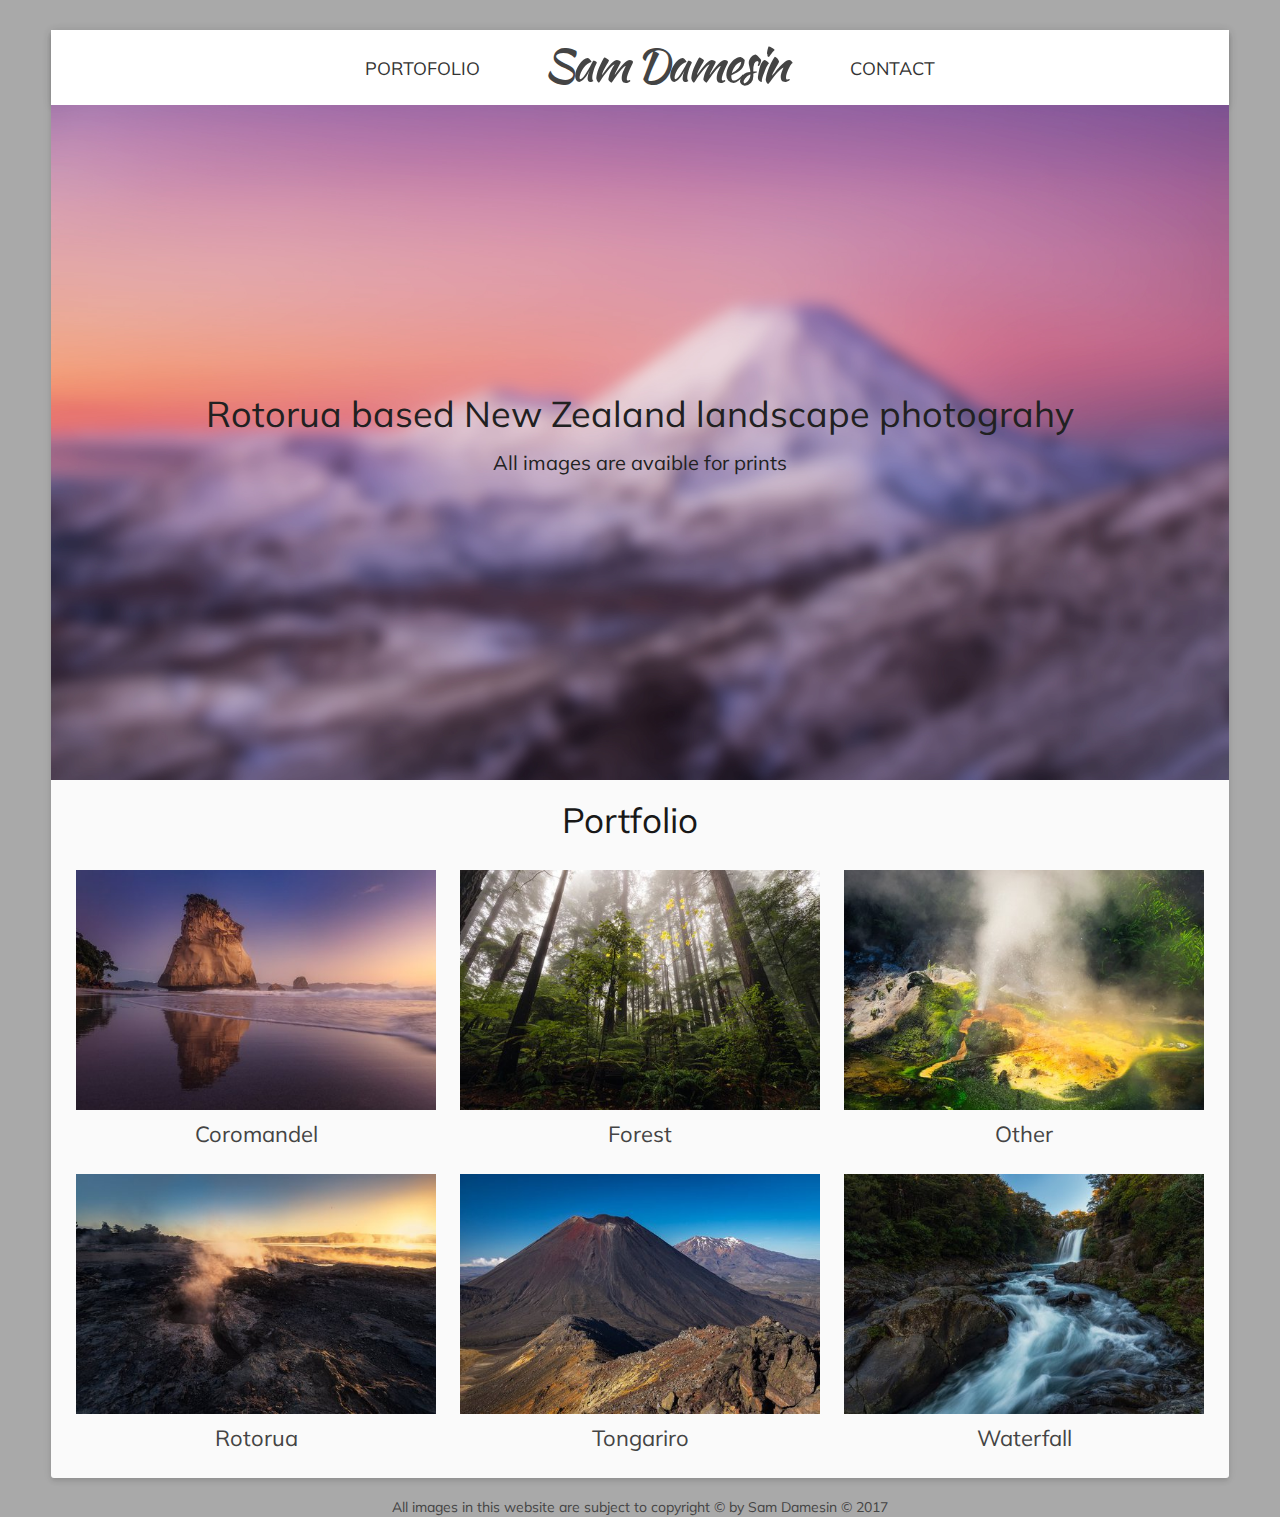
<file: index.html>
<!doctype html>
<html lang="en">
  <head>
    <meta charset="utf-8">
    <meta http-equiv="x-ua-compatible" content="ie=edge">

    <title>Sam Damesin</title>
    <meta name="description" content="">
    <meta name="author" content="Sam Damesin">
    <meta name="viewport" content="width=device-width">
    <link rel="stylesheet" href="static/css/base.css">
    <link rel="stylesheet" href="static/css/layout.css">
    <link rel="stylesheet" href="static/css/skeleton.css">
    <link rel="stylesheet" href="static/css/style.css">
    <link rel="stylesheet" href="static/css/colorbox.css">
    <link rel="stylesheet" href="static/css/justifiedGallery.min.css">
    <link href="https://fonts.googleapis.com/css?family=Muli:300,400,600" rel="stylesheet">
    <link href="https://fonts.googleapis.com/css?family=Caveat+Brush|Kaushan+Script|Leckerli+One|Yesteryear" rel="stylesheet">
    <link rel="stylesheet" href="https://fonts.googleapis.com/css?family=PT+Sans">
    <style>
      
    </style>
  </head>
  <body>
    <div class="ccontainer">
        <div class="sidebar">
          <nav id="menu">
            <ul>
              <li class="limenu"><a href="/index.html">Portofolio</a></li>
              <li class="titlemenu"><span class='capi'>S</span>am <span class='capi'>D</span>amesin</li>
              <li class="limenu"><a href="/contact.html">Contact</a></li>
            </ul>
          </nav>
      </div>
      <div class="main-hero">
        <div class="main-hero-text">
          <p>Rotorua based New Zealand landscape photograhy</p>
          <p class="sub-hero">All images are avaible for prints</p>
        </div>
      </div>
      <div class="fix-border">
      <div id="main" role="main" class="maingallery ctwelve ccolumns coffset-by-four">
        <header>
        <h2 class="solo">Portfolio</h2>
        </header>


  <header>
  </header>

  <div id="albums" class="row">
    
      <div class="three columns thumbnail
aalpha">
        <a href="Coromandel/">
          <img src="Coromandel/thumbnails/DSCF0426-1200jpg.jpg" class="album_thumb"
              alt="Coromandel" title="Coromandel" /></a>
        <span class="album_title">Coromandel</span>
      </div>
    
    
      <div class="three columns thumbnail
">
        <a href="Forest/">
          <img src="Forest/thumbnails/_DSC0633-1200.jpg" class="album_thumb"
              alt="Forest" title="Forest" /></a>
        <span class="album_title">Forest</span>
      </div>
    
    
      <div class="three columns thumbnail
">
        <a href="Other/">
          <img src="Other/thumbnails/DSCF7821-1200.jpg" class="album_thumb"
              alt="Other" title="Other" /></a>
        <span class="album_title">Other</span>
      </div>
    
    
      <div class="three columns thumbnail
aomega">
        <a href="Rotorua/">
          <img src="Rotorua/thumbnails/_DSC8393-1200.jpg" class="album_thumb"
              alt="Rotorua" title="Rotorua" /></a>
        <span class="album_title">Rotorua</span>
      </div>
    
    
      <div class="three columns thumbnail
aalpha">
        <a href="Tongariro/">
          <img src="Tongariro/thumbnails/DSCF9968-1200.jpg" class="album_thumb"
              alt="Tongariro" title="Tongariro" /></a>
        <span class="album_title">Tongariro</span>
      </div>
    
    
      <div class="three columns thumbnail
">
        <a href="Waterfall/">
          <img src="Waterfall/thumbnails/_DSC0493-1200.jpg" class="album_thumb"
              alt="Waterfall" title="Waterfall" /></a>
        <span class="album_title">Waterfall</span>
      </div>
    
  </div>


      </div>
      </div>
    </div>
    <footer>
      <p>All images in this website are subject to copyright © by Sam Damesin © 2017</p>
    </footer>
  </body>
</html>
</file>
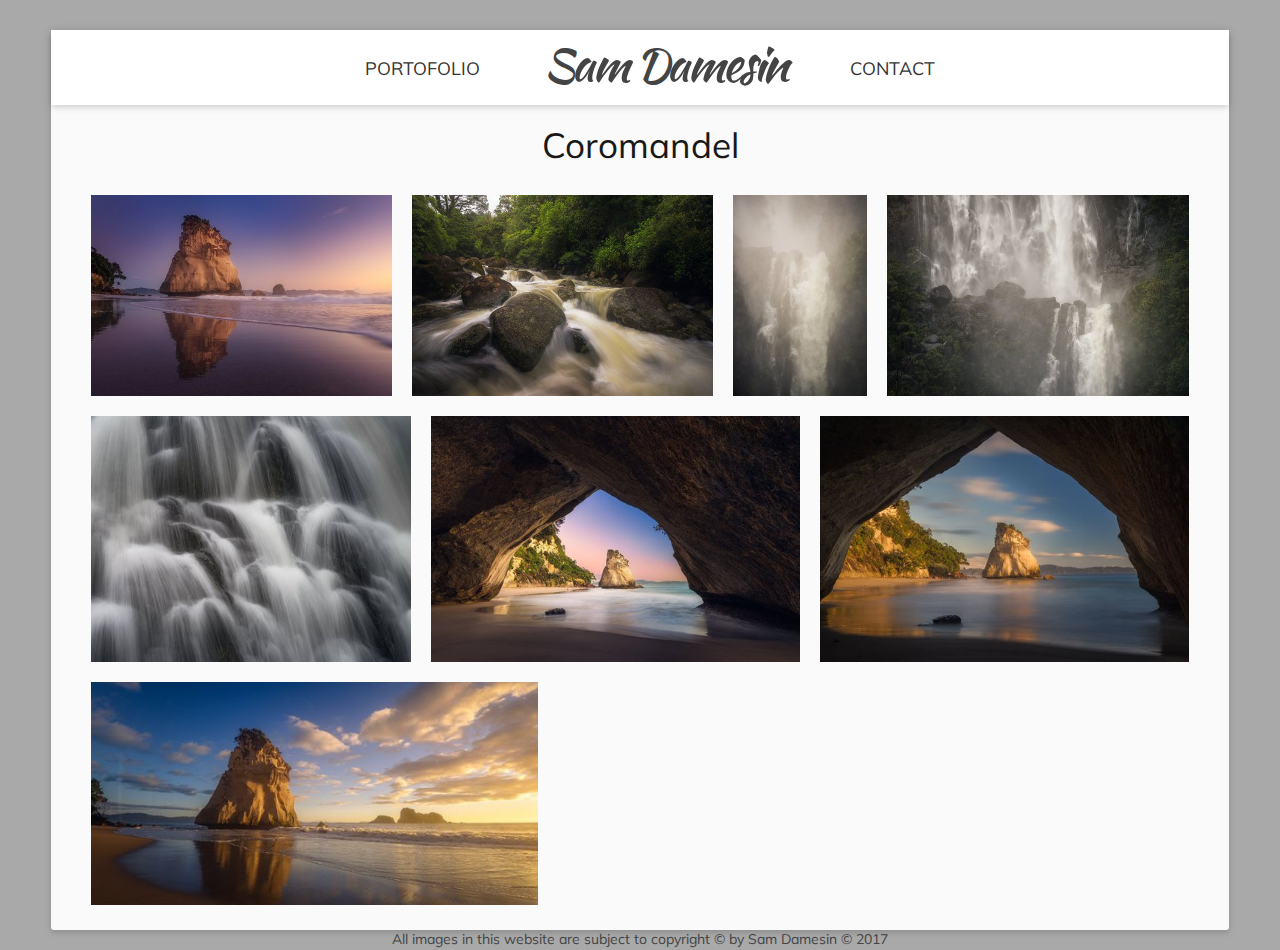
<file: Coromandel/index.html>
<!doctype html>
<html lang="en">
  <head>
    <meta charset="utf-8">
    <meta http-equiv="x-ua-compatible" content="ie=edge">

    <title>Coromandel</title>
    <meta name="description" content="">
    <meta name="author" content="Sam Damesin">
    <meta name="viewport" content="width=device-width">
    <link rel="stylesheet" href="../static/css/base.css">
    <link rel="stylesheet" href="../static/css/layout.css">
    <link rel="stylesheet" href="../static/css/skeleton.css">
    <link rel="stylesheet" href="../static/css/style.css">
    <link rel="stylesheet" href="../static/css/colorbox.css">
    <link rel="stylesheet" href="../static/css/justifiedGallery.min.css">
    <link href="https://fonts.googleapis.com/css?family=Muli:300,400,600" rel="stylesheet">
    <link href="https://fonts.googleapis.com/css?family=Caveat+Brush|Kaushan+Script|Leckerli+One|Yesteryear" rel="stylesheet">
    <link rel="stylesheet" href="https://fonts.googleapis.com/css?family=PT+Sans">
    <style>
      
    </style>
  </head>
  <body>
    <div class="ccontainer">
        <div class="sidebar">
          <nav id="menu">
            <ul>
              <li class="limenu"><a href="/index.html">Portofolio</a></li>
              <li class="titlemenu"><span class='capi'>S</span>am <span class='capi'>D</span>amesin</li>
              <li class="limenu"><a href="/contact.html">Contact</a></li>
            </ul>
          </nav>
      </div>
      <div id="main" role="main" class="maingallery ctwelve ccolumns coffset-by-four">


  <header>
    <h2>
      Coromandel</h2>
  </header>



  <div id="gallery" class="row">
      <div class="three columns thumbnail
aalpha">
        <a href="DSCF0426-1200jpg.jpg" class="gallery 800"
          title="DSCF0426-1200jpg.jpg">
          <img src="thumbnails/DSCF0426-1200jpg.jpg" alt="DSCF0426-1200jpg.jpg"
              title="DSCF0426-1200jpg.jpg" /></a>
      </div>
      <div class="three columns thumbnail
">
        <a href="_DSC8553-1200.jpg" class="gallery 800"
          title="_DSC8553-1200.jpg">
          <img src="thumbnails/_DSC8553-1200.jpg" alt="_DSC8553-1200.jpg"
              title="_DSC8553-1200.jpg" /></a>
      </div>
      <div class="three columns thumbnail
">
        <a href="_DSC8566-960.jpg" class="gallery 400"
          title="_DSC8566-960.jpg">
          <img src="thumbnails/_DSC8566-960.jpg" alt="_DSC8566-960.jpg"
              title="_DSC8566-960.jpg" /></a>
      </div>
      <div class="three columns thumbnail
aomega">
        <a href="_DSC8619-1200.jpg" class="gallery 800"
          title="_DSC8619-1200.jpg">
          <img src="thumbnails/_DSC8619-1200.jpg" alt="_DSC8619-1200.jpg"
              title="_DSC8619-1200.jpg" /></a>
      </div>
      <div class="three columns thumbnail
aalpha">
        <a href="_DSC8704-1200.jpg" class="gallery 780"
          title="_DSC8704-1200.jpg">
          <img src="thumbnails/_DSC8704-1200.jpg" alt="_DSC8704-1200.jpg"
              title="_DSC8704-1200.jpg" /></a>
      </div>
      <div class="three columns thumbnail
">
        <a href="_DSC8987-b-1200.jpg" class="gallery 800"
          title="_DSC8987-b-1200.jpg">
          <img src="thumbnails/_DSC8987-b-1200.jpg" alt="_DSC8987-b-1200.jpg"
              title="_DSC8987-b-1200.jpg" /></a>
      </div>
      <div class="three columns thumbnail
">
        <a href="_DSC9007-1200.jpg" class="gallery 800"
          title="_DSC9007-1200.jpg">
          <img src="thumbnails/_DSC9007-1200.jpg" alt="_DSC9007-1200.jpg"
              title="_DSC9007-1200.jpg" /></a>
      </div>
      <div class="three columns thumbnail
aomega">
        <a href="_DSC9015-1200.jpg" class="gallery 800"
          title="_DSC9015-1200.jpg">
          <img src="thumbnails/_DSC9015-1200.jpg" alt="_DSC9015-1200.jpg"
              title="_DSC9015-1200.jpg" /></a>
      </div>
  </div>

      </div>
    </div>
    <footer>
      <p>All images in this website are subject to copyright © by Sam Damesin © 2017</p>
    </footer>

  <script src="https://code.jquery.com/jquery-2.2.1.min.js"></script>
  <script src="../static/js/jquery.colorbox.min.js"></script>
  <script src="../static/js/jquery.touchSwipe.min.js"></script>
  <script src="../static/js/jquery.justifiedGallery.min.js"></script>
  <script src="../static/js/app.js"></script>
  <script> $(document).ready(function(){
        $("#gallery").justifiedGallery({
          rowHeight : 200,
          lastRow : 'nojustify',
          margins : 20}); 
          });
  </script>
  </body>
</html>
</file>
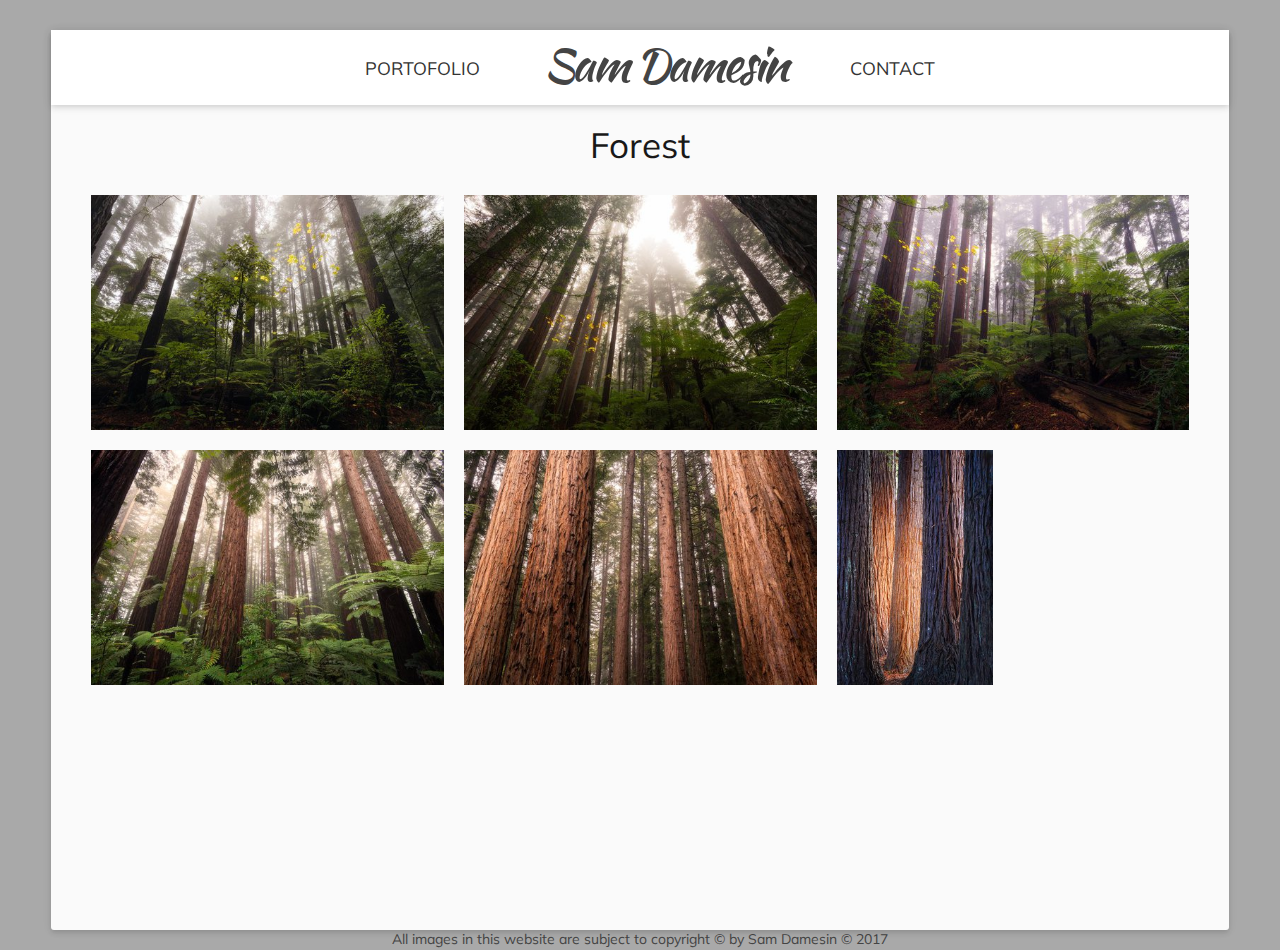
<file: Forest/index.html>
<!doctype html>
<html lang="en">
  <head>
    <meta charset="utf-8">
    <meta http-equiv="x-ua-compatible" content="ie=edge">

    <title>Forest</title>
    <meta name="description" content="">
    <meta name="author" content="Sam Damesin">
    <meta name="viewport" content="width=device-width">
    <link rel="stylesheet" href="../static/css/base.css">
    <link rel="stylesheet" href="../static/css/layout.css">
    <link rel="stylesheet" href="../static/css/skeleton.css">
    <link rel="stylesheet" href="../static/css/style.css">
    <link rel="stylesheet" href="../static/css/colorbox.css">
    <link rel="stylesheet" href="../static/css/justifiedGallery.min.css">
    <link href="https://fonts.googleapis.com/css?family=Muli:300,400,600" rel="stylesheet">
    <link href="https://fonts.googleapis.com/css?family=Caveat+Brush|Kaushan+Script|Leckerli+One|Yesteryear" rel="stylesheet">
    <link rel="stylesheet" href="https://fonts.googleapis.com/css?family=PT+Sans">
    <style>
      
    </style>
  </head>
  <body>
    <div class="ccontainer">
        <div class="sidebar">
          <nav id="menu">
            <ul>
              <li class="limenu"><a href="/index.html">Portofolio</a></li>
              <li class="titlemenu"><span class='capi'>S</span>am <span class='capi'>D</span>amesin</li>
              <li class="limenu"><a href="/contact.html">Contact</a></li>
            </ul>
          </nav>
      </div>
      <div id="main" role="main" class="maingallery ctwelve ccolumns coffset-by-four">


  <header>
    <h2>
      Forest</h2>
  </header>



  <div id="gallery" class="row">
      <div class="three columns thumbnail
aalpha">
        <a href="_DSC0633-1200.jpg" class="gallery 800"
          title="_DSC0633-1200.jpg">
          <img src="thumbnails/_DSC0633-1200.jpg" alt="_DSC0633-1200.jpg"
              title="_DSC0633-1200.jpg" /></a>
      </div>
      <div class="three columns thumbnail
">
        <a href="_DSC0637-1200.jpg" class="gallery 800"
          title="_DSC0637-1200.jpg">
          <img src="thumbnails/_DSC0637-1200.jpg" alt="_DSC0637-1200.jpg"
              title="_DSC0637-1200.jpg" /></a>
      </div>
      <div class="three columns thumbnail
">
        <a href="_DSC0638-1200.jpg" class="gallery 800"
          title="_DSC0638-1200.jpg">
          <img src="thumbnails/_DSC0638-1200.jpg" alt="_DSC0638-1200.jpg"
              title="_DSC0638-1200.jpg" /></a>
      </div>
      <div class="three columns thumbnail
aomega">
        <a href="_DSC0641-1200.jpg" class="gallery 800"
          title="_DSC0641-1200.jpg">
          <img src="thumbnails/_DSC0641-1200.jpg" alt="_DSC0641-1200.jpg"
              title="_DSC0641-1200.jpg" /></a>
      </div>
      <div class="three columns thumbnail
aalpha">
        <a href="_DSC0642-1200.jpg" class="gallery 800"
          title="_DSC0642-1200.jpg">
          <img src="thumbnails/_DSC0642-1200.jpg" alt="_DSC0642-1200.jpg"
              title="_DSC0642-1200.jpg" /></a>
      </div>
      <div class="three columns thumbnail
">
        <a href="_DSC1473-600.jpg" class="gallery 400"
          title="_DSC1473-600.jpg">
          <img src="thumbnails/_DSC1473-600.jpg" alt="_DSC1473-600.jpg"
              title="_DSC1473-600.jpg" /></a>
      </div>
  </div>

      </div>
    </div>
    <footer>
      <p>All images in this website are subject to copyright © by Sam Damesin © 2017</p>
    </footer>

  <script src="https://code.jquery.com/jquery-2.2.1.min.js"></script>
  <script src="../static/js/jquery.colorbox.min.js"></script>
  <script src="../static/js/jquery.touchSwipe.min.js"></script>
  <script src="../static/js/jquery.justifiedGallery.min.js"></script>
  <script src="../static/js/app.js"></script>
  <script> $(document).ready(function(){
        $("#gallery").justifiedGallery({
          rowHeight : 200,
          lastRow : 'nojustify',
          margins : 20}); 
          });
  </script>
  </body>
</html>
</file>
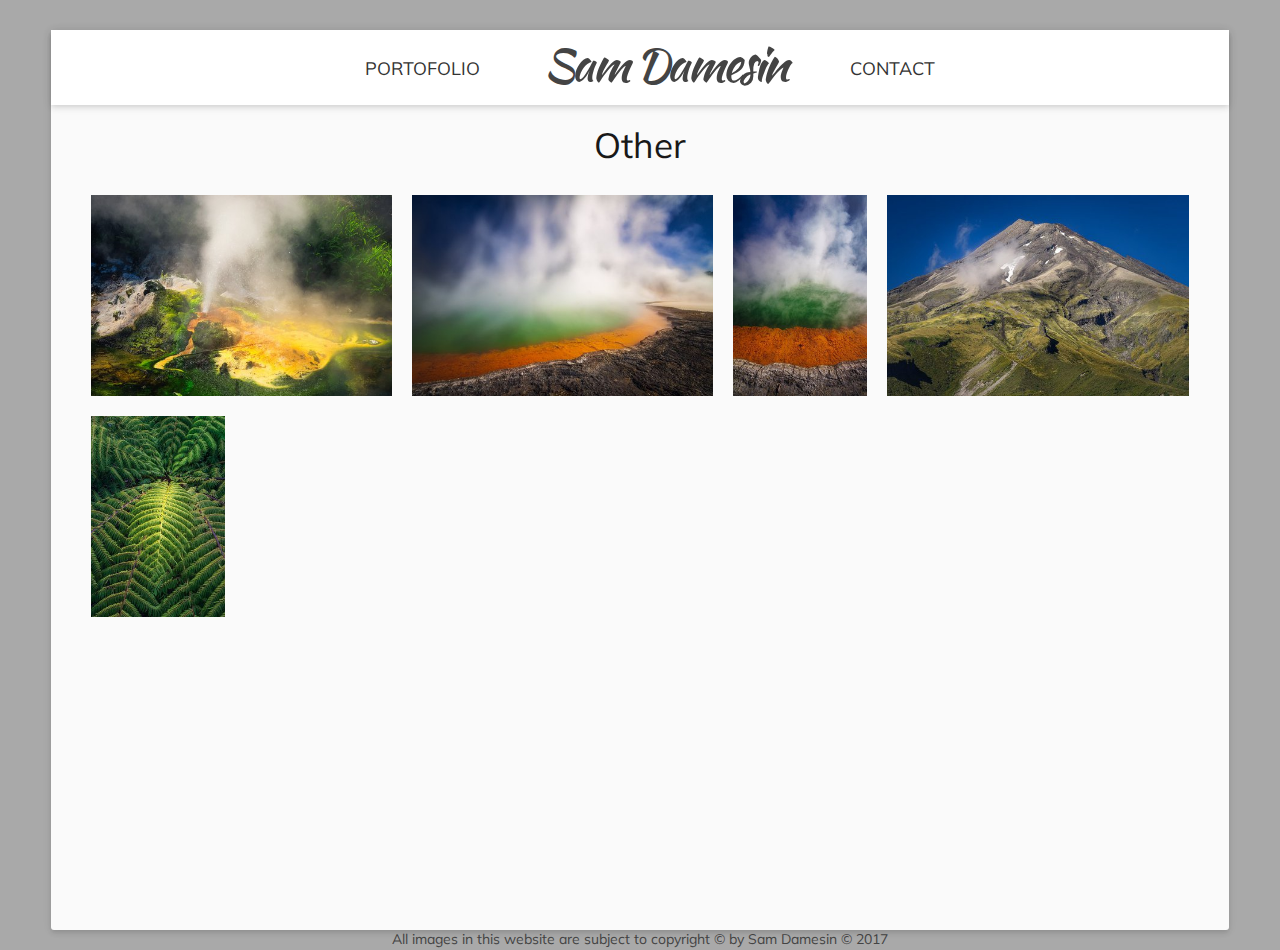
<file: Other/index.html>
<!doctype html>
<html lang="en">
  <head>
    <meta charset="utf-8">
    <meta http-equiv="x-ua-compatible" content="ie=edge">

    <title>Other</title>
    <meta name="description" content="">
    <meta name="author" content="Sam Damesin">
    <meta name="viewport" content="width=device-width">
    <link rel="stylesheet" href="../static/css/base.css">
    <link rel="stylesheet" href="../static/css/layout.css">
    <link rel="stylesheet" href="../static/css/skeleton.css">
    <link rel="stylesheet" href="../static/css/style.css">
    <link rel="stylesheet" href="../static/css/colorbox.css">
    <link rel="stylesheet" href="../static/css/justifiedGallery.min.css">
    <link href="https://fonts.googleapis.com/css?family=Muli:300,400,600" rel="stylesheet">
    <link href="https://fonts.googleapis.com/css?family=Caveat+Brush|Kaushan+Script|Leckerli+One|Yesteryear" rel="stylesheet">
    <link rel="stylesheet" href="https://fonts.googleapis.com/css?family=PT+Sans">
    <style>
      
    </style>
  </head>
  <body>
    <div class="ccontainer">
        <div class="sidebar">
          <nav id="menu">
            <ul>
              <li class="limenu"><a href="/index.html">Portofolio</a></li>
              <li class="titlemenu"><span class='capi'>S</span>am <span class='capi'>D</span>amesin</li>
              <li class="limenu"><a href="/contact.html">Contact</a></li>
            </ul>
          </nav>
      </div>
      <div id="main" role="main" class="maingallery ctwelve ccolumns coffset-by-four">


  <header>
    <h2>
      Other</h2>
  </header>



  <div id="gallery" class="row">
      <div class="three columns thumbnail
aalpha">
        <a href="DSCF7821-1200.jpg" class="gallery 800"
          title="DSCF7821-1200.jpg">
          <img src="thumbnails/DSCF7821-1200.jpg" alt="DSCF7821-1200.jpg"
              title="DSCF7821-1200.jpg" /></a>
      </div>
      <div class="three columns thumbnail
">
        <a href="IMG_5651-1200.jpg" class="gallery 800"
          title="IMG_5651-1200.jpg">
          <img src="thumbnails/IMG_5651-1200.jpg" alt="IMG_5651-1200.jpg"
              title="IMG_5651-1200.jpg" /></a>
      </div>
      <div class="three columns thumbnail
">
        <a href="IMG_5680-600.jpg" class="gallery 400"
          title="IMG_5680-600.jpg">
          <img src="thumbnails/IMG_5680-600.jpg" alt="IMG_5680-600.jpg"
              title="IMG_5680-600.jpg" /></a>
      </div>
      <div class="three columns thumbnail
aomega">
        <a href="_DSC8071-1200.jpg" class="gallery 800"
          title="_DSC8071-1200.jpg">
          <img src="thumbnails/_DSC8071-1200.jpg" alt="_DSC8071-1200.jpg"
              title="_DSC8071-1200.jpg" /></a>
      </div>
      <div class="three columns thumbnail
aalpha">
        <a href="_DSF6819-1200.jpg" class="gallery 400"
          title="_DSF6819-1200.jpg">
          <img src="thumbnails/_DSF6819-1200.jpg" alt="_DSF6819-1200.jpg"
              title="_DSF6819-1200.jpg" /></a>
      </div>
  </div>

      </div>
    </div>
    <footer>
      <p>All images in this website are subject to copyright © by Sam Damesin © 2017</p>
    </footer>

  <script src="https://code.jquery.com/jquery-2.2.1.min.js"></script>
  <script src="../static/js/jquery.colorbox.min.js"></script>
  <script src="../static/js/jquery.touchSwipe.min.js"></script>
  <script src="../static/js/jquery.justifiedGallery.min.js"></script>
  <script src="../static/js/app.js"></script>
  <script> $(document).ready(function(){
        $("#gallery").justifiedGallery({
          rowHeight : 200,
          lastRow : 'nojustify',
          margins : 20}); 
          });
  </script>
  </body>
</html>
</file>
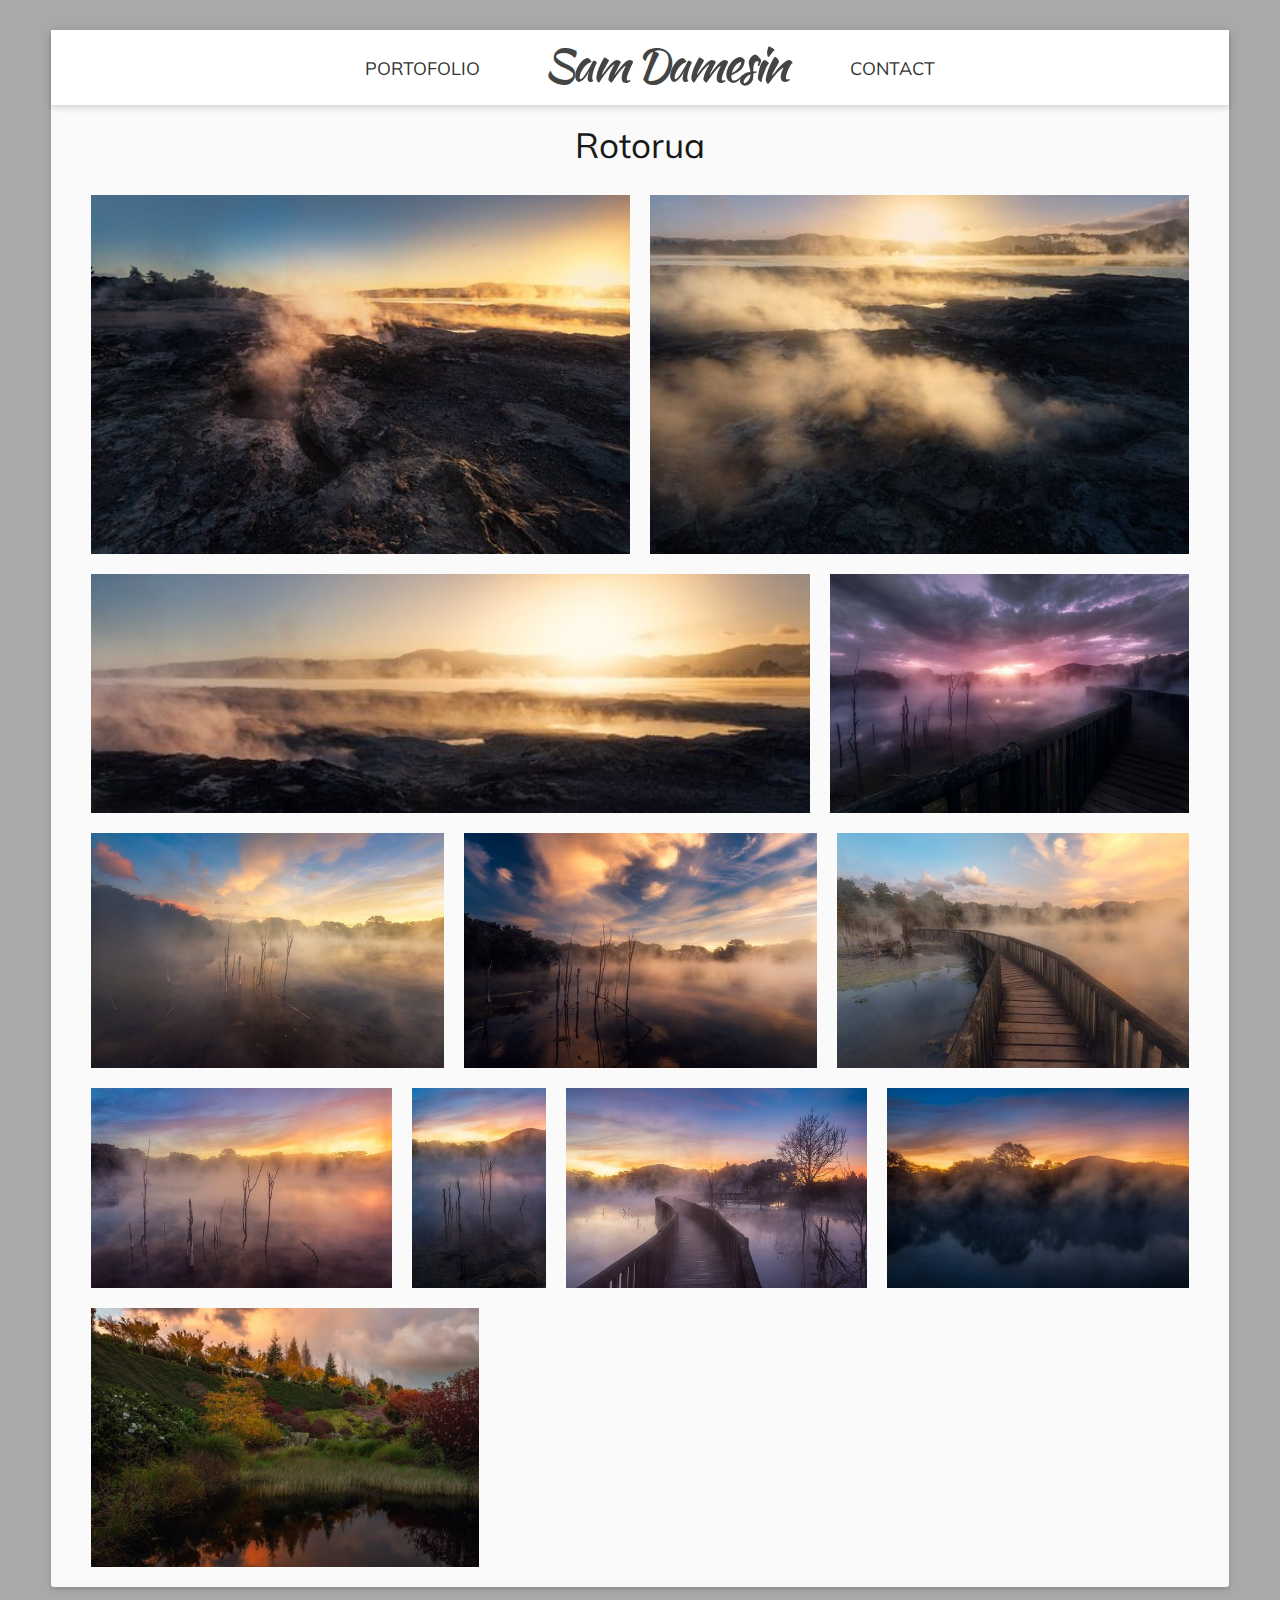
<file: Rotorua/index.html>
<!doctype html>
<html lang="en">
  <head>
    <meta charset="utf-8">
    <meta http-equiv="x-ua-compatible" content="ie=edge">

    <title>Rotorua</title>
    <meta name="description" content="">
    <meta name="author" content="Sam Damesin">
    <meta name="viewport" content="width=device-width">
    <link rel="stylesheet" href="../static/css/base.css">
    <link rel="stylesheet" href="../static/css/layout.css">
    <link rel="stylesheet" href="../static/css/skeleton.css">
    <link rel="stylesheet" href="../static/css/style.css">
    <link rel="stylesheet" href="../static/css/colorbox.css">
    <link rel="stylesheet" href="../static/css/justifiedGallery.min.css">
    <link href="https://fonts.googleapis.com/css?family=Muli:300,400,600" rel="stylesheet">
    <link href="https://fonts.googleapis.com/css?family=Caveat+Brush|Kaushan+Script|Leckerli+One|Yesteryear" rel="stylesheet">
    <link rel="stylesheet" href="https://fonts.googleapis.com/css?family=PT+Sans">
    <style>
      
    </style>
  </head>
  <body>
    <div class="ccontainer">
        <div class="sidebar">
          <nav id="menu">
            <ul>
              <li class="limenu"><a href="/index.html">Portofolio</a></li>
              <li class="titlemenu"><span class='capi'>S</span>am <span class='capi'>D</span>amesin</li>
              <li class="limenu"><a href="/contact.html">Contact</a></li>
            </ul>
          </nav>
      </div>
      <div id="main" role="main" class="maingallery ctwelve ccolumns coffset-by-four">


  <header>
    <h2>
      Rotorua</h2>
  </header>



  <div id="gallery" class="row">
      <div class="three columns thumbnail
aalpha">
        <a href="_DSC8393-1200.jpg" class="gallery 800"
          title="_DSC8393-1200.jpg">
          <img src="thumbnails/_DSC8393-1200.jpg" alt="_DSC8393-1200.jpg"
              title="_DSC8393-1200.jpg" /></a>
      </div>
      <div class="three columns thumbnail
">
        <a href="_DSC8401-1200.jpg" class="gallery 800"
          title="_DSC8401-1200.jpg">
          <img src="thumbnails/_DSC8401-1200.jpg" alt="_DSC8401-1200.jpg"
              title="_DSC8401-1200.jpg" /></a>
      </div>
      <div class="three columns thumbnail
">
        <a href="_DSC8404-pano-1200.jpg" class="gallery 800"
          title="_DSC8404-pano-1200.jpg">
          <img src="thumbnails/_DSC8404-pano-1200.jpg" alt="_DSC8404-pano-1200.jpg"
              title="_DSC8404-pano-1200.jpg" /></a>
      </div>
      <div class="three columns thumbnail
aomega">
        <a href="_DSC9126-alt-o-1200.jpg" class="gallery 800"
          title="_DSC9126-alt-o-1200.jpg">
          <img src="thumbnails/_DSC9126-alt-o-1200.jpg" alt="_DSC9126-alt-o-1200.jpg"
              title="_DSC9126-alt-o-1200.jpg" /></a>
      </div>
      <div class="three columns thumbnail
aalpha">
        <a href="_DSC9134-1200..jpg" class="gallery 800"
          title="_DSC9134-1200..jpg">
          <img src="thumbnails/_DSC9134-1200..jpg" alt="_DSC9134-1200..jpg"
              title="_DSC9134-1200..jpg" /></a>
      </div>
      <div class="three columns thumbnail
">
        <a href="_DSC9155-1200.jpg" class="gallery 800"
          title="_DSC9155-1200.jpg">
          <img src="thumbnails/_DSC9155-1200.jpg" alt="_DSC9155-1200.jpg"
              title="_DSC9155-1200.jpg" /></a>
      </div>
      <div class="three columns thumbnail
">
        <a href="_DSC9161-1200.jpg" class="gallery 800"
          title="_DSC9161-1200.jpg">
          <img src="thumbnails/_DSC9161-1200.jpg" alt="_DSC9161-1200.jpg"
              title="_DSC9161-1200.jpg" /></a>
      </div>
      <div class="three columns thumbnail
aomega">
        <a href="_DSC9197-1200.jpg" class="gallery 800"
          title="_DSC9197-1200.jpg">
          <img src="thumbnails/_DSC9197-1200.jpg" alt="_DSC9197-1200.jpg"
              title="_DSC9197-1200.jpg" /></a>
      </div>
      <div class="three columns thumbnail
aalpha">
        <a href="_DSC9201-600.jpg" class="gallery 400"
          title="_DSC9201-600.jpg">
          <img src="thumbnails/_DSC9201-600.jpg" alt="_DSC9201-600.jpg"
              title="_DSC9201-600.jpg" /></a>
      </div>
      <div class="three columns thumbnail
">
        <a href="_DSC9203-1200.jpg" class="gallery 800"
          title="_DSC9203-1200.jpg">
          <img src="thumbnails/_DSC9203-1200.jpg" alt="_DSC9203-1200.jpg"
              title="_DSC9203-1200.jpg" /></a>
      </div>
      <div class="three columns thumbnail
">
        <a href="_DSC9206-1200-2.jpg" class="gallery 800"
          title="_DSC9206-1200-2.jpg">
          <img src="thumbnails/_DSC9206-1200-2.jpg" alt="_DSC9206-1200-2.jpg"
              title="_DSC9206-1200-2.jpg" /></a>
      </div>
      <div class="three columns thumbnail
aomega">
        <a href="_DSC9923-1200.jpg" class="gallery 800"
          title="_DSC9923-1200.jpg">
          <img src="thumbnails/_DSC9923-1200.jpg" alt="_DSC9923-1200.jpg"
              title="_DSC9923-1200.jpg" /></a>
      </div>
  </div>

      </div>
    </div>
    <footer>
      <p>All images in this website are subject to copyright © by Sam Damesin © 2017</p>
    </footer>

  <script src="https://code.jquery.com/jquery-2.2.1.min.js"></script>
  <script src="../static/js/jquery.colorbox.min.js"></script>
  <script src="../static/js/jquery.touchSwipe.min.js"></script>
  <script src="../static/js/jquery.justifiedGallery.min.js"></script>
  <script src="../static/js/app.js"></script>
  <script> $(document).ready(function(){
        $("#gallery").justifiedGallery({
          rowHeight : 200,
          lastRow : 'nojustify',
          margins : 20}); 
          });
  </script>
  </body>
</html>
</file>
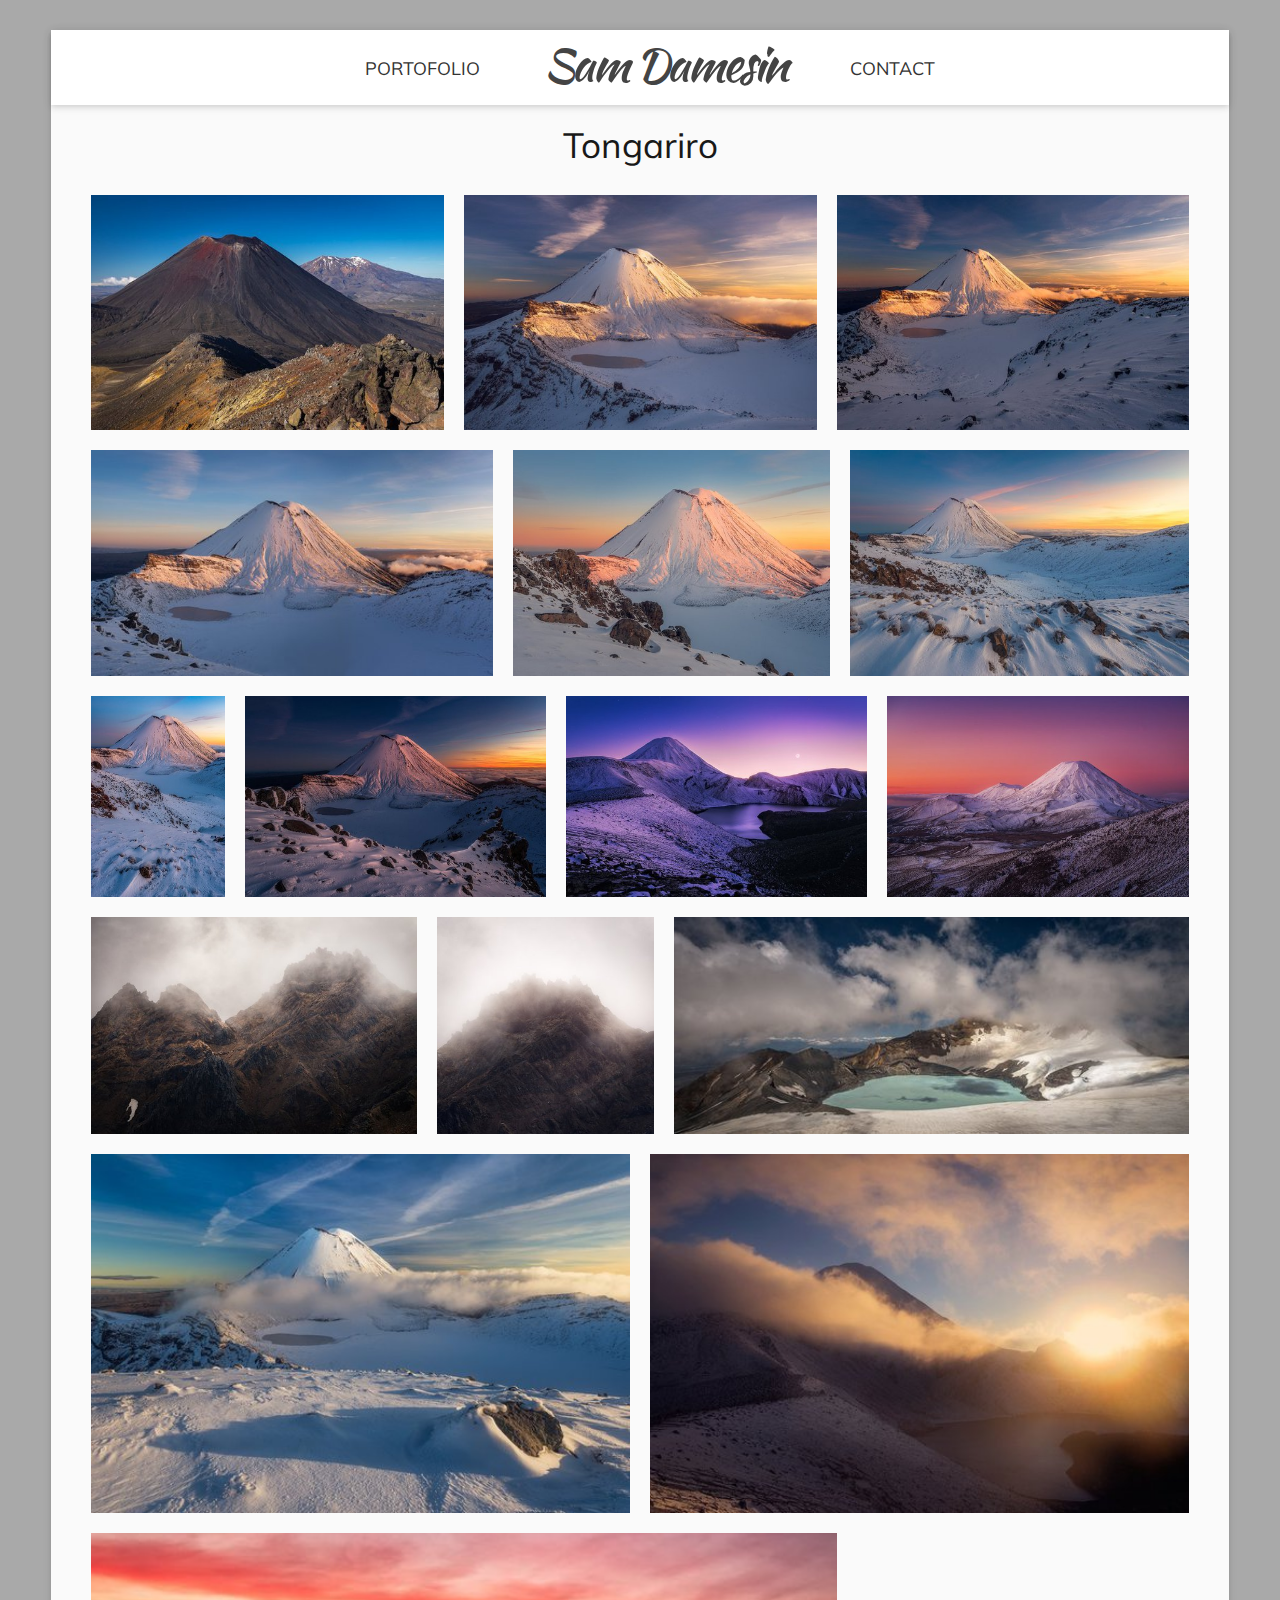
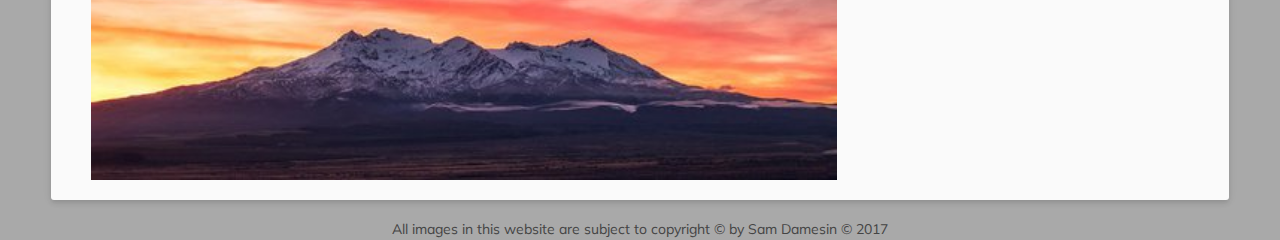
<file: Tongariro/index.html>
<!doctype html>
<html lang="en">
  <head>
    <meta charset="utf-8">
    <meta http-equiv="x-ua-compatible" content="ie=edge">

    <title>Tongariro</title>
    <meta name="description" content="">
    <meta name="author" content="Sam Damesin">
    <meta name="viewport" content="width=device-width">
    <link rel="stylesheet" href="../static/css/base.css">
    <link rel="stylesheet" href="../static/css/layout.css">
    <link rel="stylesheet" href="../static/css/skeleton.css">
    <link rel="stylesheet" href="../static/css/style.css">
    <link rel="stylesheet" href="../static/css/colorbox.css">
    <link rel="stylesheet" href="../static/css/justifiedGallery.min.css">
    <link href="https://fonts.googleapis.com/css?family=Muli:300,400,600" rel="stylesheet">
    <link href="https://fonts.googleapis.com/css?family=Caveat+Brush|Kaushan+Script|Leckerli+One|Yesteryear" rel="stylesheet">
    <link rel="stylesheet" href="https://fonts.googleapis.com/css?family=PT+Sans">
    <style>
      
    </style>
  </head>
  <body>
    <div class="ccontainer">
        <div class="sidebar">
          <nav id="menu">
            <ul>
              <li class="limenu"><a href="/index.html">Portofolio</a></li>
              <li class="titlemenu"><span class='capi'>S</span>am <span class='capi'>D</span>amesin</li>
              <li class="limenu"><a href="/contact.html">Contact</a></li>
            </ul>
          </nav>
      </div>
      <div id="main" role="main" class="maingallery ctwelve ccolumns coffset-by-four">


  <header>
    <h2>
      Tongariro</h2>
  </header>



  <div id="gallery" class="row">
      <div class="three columns thumbnail
aalpha">
        <a href="DSCF9968-1200.jpg" class="gallery 800"
          title="DSCF9968-1200.jpg">
          <img src="thumbnails/DSCF9968-1200.jpg" alt="DSCF9968-1200.jpg"
              title="DSCF9968-1200.jpg" /></a>
      </div>
      <div class="three columns thumbnail
">
        <a href="_DSC0021-1200.jpg" class="gallery 800"
          title="_DSC0021-1200.jpg">
          <img src="thumbnails/_DSC0021-1200.jpg" alt="_DSC0021-1200.jpg"
              title="_DSC0021-1200.jpg" /></a>
      </div>
      <div class="three columns thumbnail
">
        <a href="_DSC0038-1200.jpg" class="gallery 800"
          title="_DSC0038-1200.jpg">
          <img src="thumbnails/_DSC0038-1200.jpg" alt="_DSC0038-1200.jpg"
              title="_DSC0038-1200.jpg" /></a>
      </div>
      <div class="three columns thumbnail
aomega">
        <a href="_DSC0044-pano-1200.jpg" class="gallery 800"
          title="_DSC0044-pano-1200.jpg">
          <img src="thumbnails/_DSC0044-pano-1200.jpg" alt="_DSC0044-pano-1200.jpg"
              title="_DSC0044-pano-1200.jpg" /></a>
      </div>
      <div class="three columns thumbnail
aalpha">
        <a href="_DSC0072-1200.jpg" class="gallery 800"
          title="_DSC0072-1200.jpg">
          <img src="thumbnails/_DSC0072-1200.jpg" alt="_DSC0072-1200.jpg"
              title="_DSC0072-1200.jpg" /></a>
      </div>
      <div class="three columns thumbnail
">
        <a href="_DSC0091-1200.jpg" class="gallery 800"
          title="_DSC0091-1200.jpg">
          <img src="thumbnails/_DSC0091-1200.jpg" alt="_DSC0091-1200.jpg"
              title="_DSC0091-1200.jpg" /></a>
      </div>
      <div class="three columns thumbnail
">
        <a href="_DSC0115-600.jpg" class="gallery 400"
          title="_DSC0115-600.jpg">
          <img src="thumbnails/_DSC0115-600.jpg" alt="_DSC0115-600.jpg"
              title="_DSC0115-600.jpg" /></a>
      </div>
      <div class="three columns thumbnail
aomega">
        <a href="_DSC0136-1200.jpg" class="gallery 800"
          title="_DSC0136-1200.jpg">
          <img src="thumbnails/_DSC0136-1200.jpg" alt="_DSC0136-1200.jpg"
              title="_DSC0136-1200.jpg" /></a>
      </div>
      <div class="three columns thumbnail
aalpha">
        <a href="_DSC0198-1200.jpg" class="gallery 800"
          title="_DSC0198-1200.jpg">
          <img src="thumbnails/_DSC0198-1200.jpg" alt="_DSC0198-1200.jpg"
              title="_DSC0198-1200.jpg" /></a>
      </div>
      <div class="three columns thumbnail
">
        <a href="_DSC0391-1200.jpg" class="gallery 800"
          title="_DSC0391-1200.jpg">
          <img src="thumbnails/_DSC0391-1200.jpg" alt="_DSC0391-1200.jpg"
              title="_DSC0391-1200.jpg" /></a>
      </div>
      <div class="three columns thumbnail
">
        <a href="_DSC7766-1200.jpg" class="gallery 800"
          title="_DSC7766-1200.jpg">
          <img src="thumbnails/_DSC7766-1200.jpg" alt="_DSC7766-1200.jpg"
              title="_DSC7766-1200.jpg" /></a>
      </div>
      <div class="three columns thumbnail
aomega">
        <a href="_DSC7767-960.jpg" class="gallery 600"
          title="_DSC7767-960.jpg">
          <img src="thumbnails/_DSC7767-960.jpg" alt="_DSC7767-960.jpg"
              title="_DSC7767-960.jpg" /></a>
      </div>
      <div class="three columns thumbnail
aalpha">
        <a href="_DSC7790-1200.jpg" class="gallery 800"
          title="_DSC7790-1200.jpg">
          <img src="thumbnails/_DSC7790-1200.jpg" alt="_DSC7790-1200.jpg"
              title="_DSC7790-1200.jpg" /></a>
      </div>
      <div class="three columns thumbnail
">
        <a href="_DSC9981-1200.jpg" class="gallery 800"
          title="_DSC9981-1200.jpg">
          <img src="thumbnails/_DSC9981-1200.jpg" alt="_DSC9981-1200.jpg"
              title="_DSC9981-1200.jpg" /></a>
      </div>
      <div class="three columns thumbnail
">
        <a href="_DSF1238-1200.jpg" class="gallery 800"
          title="_DSF1238-1200.jpg">
          <img src="thumbnails/_DSF1238-1200.jpg" alt="_DSF1238-1200.jpg"
              title="_DSF1238-1200.jpg" /></a>
      </div>
      <div class="three columns thumbnail
aomega">
        <a href="_DSF6878-1200.jpg" class="gallery 800"
          title="_DSF6878-1200.jpg">
          <img src="thumbnails/_DSF6878-1200.jpg" alt="_DSF6878-1200.jpg"
              title="_DSF6878-1200.jpg" /></a>
      </div>
  </div>

      </div>
    </div>
    <footer>
      <p>All images in this website are subject to copyright © by Sam Damesin © 2017</p>
    </footer>

  <script src="https://code.jquery.com/jquery-2.2.1.min.js"></script>
  <script src="../static/js/jquery.colorbox.min.js"></script>
  <script src="../static/js/jquery.touchSwipe.min.js"></script>
  <script src="../static/js/jquery.justifiedGallery.min.js"></script>
  <script src="../static/js/app.js"></script>
  <script> $(document).ready(function(){
        $("#gallery").justifiedGallery({
          rowHeight : 200,
          lastRow : 'nojustify',
          margins : 20}); 
          });
  </script>
  </body>
</html>
</file>
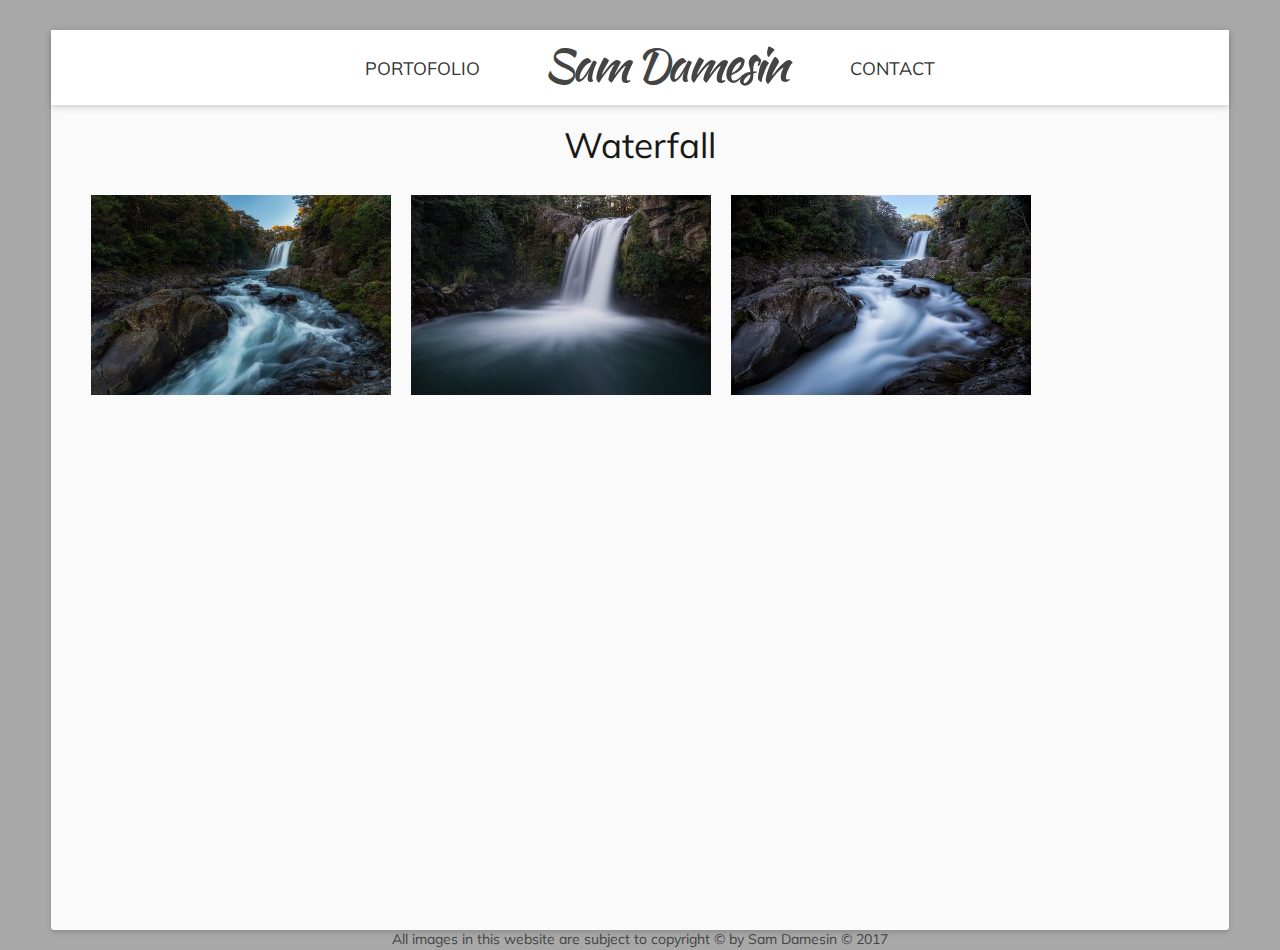
<file: Waterfall/index.html>
<!doctype html>
<html lang="en">
  <head>
    <meta charset="utf-8">
    <meta http-equiv="x-ua-compatible" content="ie=edge">

    <title>Waterfall</title>
    <meta name="description" content="">
    <meta name="author" content="Sam Damesin">
    <meta name="viewport" content="width=device-width">
    <link rel="stylesheet" href="../static/css/base.css">
    <link rel="stylesheet" href="../static/css/layout.css">
    <link rel="stylesheet" href="../static/css/skeleton.css">
    <link rel="stylesheet" href="../static/css/style.css">
    <link rel="stylesheet" href="../static/css/colorbox.css">
    <link rel="stylesheet" href="../static/css/justifiedGallery.min.css">
    <link href="https://fonts.googleapis.com/css?family=Muli:300,400,600" rel="stylesheet">
    <link href="https://fonts.googleapis.com/css?family=Caveat+Brush|Kaushan+Script|Leckerli+One|Yesteryear" rel="stylesheet">
    <link rel="stylesheet" href="https://fonts.googleapis.com/css?family=PT+Sans">
    <style>
      
    </style>
  </head>
  <body>
    <div class="ccontainer">
        <div class="sidebar">
          <nav id="menu">
            <ul>
              <li class="limenu"><a href="/index.html">Portofolio</a></li>
              <li class="titlemenu"><span class='capi'>S</span>am <span class='capi'>D</span>amesin</li>
              <li class="limenu"><a href="/contact.html">Contact</a></li>
            </ul>
          </nav>
      </div>
      <div id="main" role="main" class="maingallery ctwelve ccolumns coffset-by-four">


  <header>
    <h2>
      Waterfall</h2>
  </header>



  <div id="gallery" class="row">
      <div class="three columns thumbnail
aalpha">
        <a href="_DSC0493-1200.jpg" class="gallery 800"
          title="_DSC0493-1200.jpg">
          <img src="thumbnails/_DSC0493-1200.jpg" alt="_DSC0493-1200.jpg"
              title="_DSC0493-1200.jpg" /></a>
      </div>
      <div class="three columns thumbnail
">
        <a href="_DSC0504-1200.jpg" class="gallery 800"
          title="_DSC0504-1200.jpg">
          <img src="thumbnails/_DSC0504-1200.jpg" alt="_DSC0504-1200.jpg"
              title="_DSC0504-1200.jpg" /></a>
      </div>
      <div class="three columns thumbnail
">
        <a href="_DSC0516-1200.jpg" class="gallery 800"
          title="_DSC0516-1200.jpg">
          <img src="thumbnails/_DSC0516-1200.jpg" alt="_DSC0516-1200.jpg"
              title="_DSC0516-1200.jpg" /></a>
      </div>
  </div>

      </div>
    </div>
    <footer>
      <p>All images in this website are subject to copyright © by Sam Damesin © 2017</p>
    </footer>

  <script src="https://code.jquery.com/jquery-2.2.1.min.js"></script>
  <script src="../static/js/jquery.colorbox.min.js"></script>
  <script src="../static/js/jquery.touchSwipe.min.js"></script>
  <script src="../static/js/jquery.justifiedGallery.min.js"></script>
  <script src="../static/js/app.js"></script>
  <script> $(document).ready(function(){
        $("#gallery").justifiedGallery({
          rowHeight : 200,
          lastRow : 'nojustify',
          margins : 20}); 
          });
  </script>
  </body>
</html>
</file>
<file: static/css/base.css>
/*
* Skeleton V1.2
* Copyright 2011, Dave Gamache
* www.getskeleton.com
* Free to use under the MIT license.
* http://www.opensource.org/licenses/mit-license.php
* 6/20/2012
*/


/* Table of Content
==================================================
	#Reset & Basics
	#Basic Styles
	#Site Styles
	#Typography
	#Links
	#Lists
	#Images
	#Buttons
	#Forms
	#Misc */


/* #Reset & Basics (Inspired by E. Meyers)
================================================== */
	html, body, div, span, applet, object, iframe, h1, h2, h3, h4, h5, h6, p, blockquote, pre, a, abbr, acronym, address, big, cite, code, del, dfn, em, img, ins, kbd, q, s, samp, small, strike, strong, sub, sup, tt, var, b, u, i, center, dl, dt, dd, ol, ul, li, fieldset, form, label, legend, table, caption, tbody, tfoot, thead, tr, th, td, article, aside, canvas, details, embed, figure, figcaption, footer, header, hgroup, menu, nav, output, ruby, section, summary, time, mark, audio, video {
		margin: 0;
		padding: 0;
		border: 0;
		font-size: 100%;
		font: inherit;
		vertical-align: baseline; }
	article, aside, details, figcaption, figure, footer, header, hgroup, menu, nav, section {
		display: block; }
	body {
		line-height: 1; }
	ol, ul {
		list-style: none; }
	blockquote, q {
		quotes: none; }
	blockquote:before, blockquote:after,
	q:before, q:after {
		content: '';
		content: none; }
	table {
		border-collapse: collapse;
		border-spacing: 0; }


/* #Basic Styles
================================================== */
	body {
		background: ##e4e4e4;
		color: #444;
		-webkit-font-smoothing: antialiased; /* Fix for webkit rendering */
		-webkit-text-size-adjust: 100%;
		background: #eaeaea;
	 }


/* #Typography
================================================== */
	h1, h2, h3, h4, h5, h6 {
		color: #181818;
		font-weight: normal; }
	h1 a, h2 a, h3 a, h4 a, h5 a, h6 a { font-weight: inherit; }
	h1 { font-size: 46px; line-height: 50px; margin-bottom: 14px;}
	h2 { font-size: 35px; line-height: 40px; margin-bottom: 10px; }
	h3 { font-size: 28px; line-height: 34px; margin-bottom: 8px; }
	h4 { font-size: 21px; line-height: 30px; margin-bottom: 4px; }
	h5 { font-size: 17px; line-height: 24px; }
	h6 { font-size: 14px; line-height: 21px; }
	.subheader { color: #777; }

	p { margin: 0 0 20px 0; }
	p img { margin: 0; }
	p.lead { font-size: 21px; line-height: 27px; color: #777;  }

	em { font-style: italic; }
	strong { font-weight: bold; color: #333; }
	small { font-size: 80%; }

/*	Blockquotes  */
	blockquote, blockquote p { font-size: 17px; line-height: 24px; color: #777; font-style: italic; }
	blockquote { margin: 0 0 20px; padding: 9px 20px 0 19px; border-left: 1px solid #ddd; }
	blockquote cite { display: block; font-size: 12px; color: #555; }
	blockquote cite:before { content: "\2014 \0020"; }
	blockquote cite a, blockquote cite a:visited, blockquote cite a:visited { color: #555; }

	hr { border: solid #ddd; border-width: 1px 0 0; clear: both; margin: 10px 0 30px; height: 0; }


/* #Links
================================================== */
	a, a:visited { color: #333; text-decoration: underline; outline: 0; }
	a:hover, a:focus { color: #000; }
	p a, p a:visited { line-height: inherit; }


/* #Lists
================================================== */
	ul, ol { margin-bottom: 20px; }
	ul { list-style: none outside; }
	ol { list-style: decimal; }
	ol, ul.square, ul.circle, ul.disc { margin-left: 30px; }
	ul.square { list-style: square outside; }
	ul.circle { list-style: circle outside; }
	ul.disc { list-style: disc outside; }
	ul ul, ul ol,
	ol ol, ol ul { margin: 4px 0 5px 30px; font-size: 90%;  }
	ul ul li, ul ol li,
	ol ol li, ol ul li { margin-bottom: 6px; }
	li { line-height: 18px; margin-bottom: 12px; }
	ul.large li { line-height: 21px; }
	li p { line-height: 21px; }

/* #Images
================================================== */

	img.scale-with-grid {
		max-width: 100%;
		height: auto; }


/* #Buttons
================================================== */

	.button,
	button,
	input[type="submit"],
	input[type="reset"],
	input[type="button"] {
		background: #eee; /* Old browsers */
		background: #eee -moz-linear-gradient(top, rgba(255,255,255,.2) 0%, rgba(0,0,0,.2) 100%); /* FF3.6+ */
		background: #eee -webkit-gradient(linear, left top, left bottom, color-stop(0%,rgba(255,255,255,.2)), color-stop(100%,rgba(0,0,0,.2))); /* Chrome,Safari4+ */
		background: #eee -webkit-linear-gradient(top, rgba(255,255,255,.2) 0%,rgba(0,0,0,.2) 100%); /* Chrome10+,Safari5.1+ */
		background: #eee -o-linear-gradient(top, rgba(255,255,255,.2) 0%,rgba(0,0,0,.2) 100%); /* Opera11.10+ */
		background: #eee -ms-linear-gradient(top, rgba(255,255,255,.2) 0%,rgba(0,0,0,.2) 100%); /* IE10+ */
		background: #eee linear-gradient(top, rgba(255,255,255,.2) 0%,rgba(0,0,0,.2) 100%); /* W3C */
	  border: 1px solid #aaa;
	  border-top: 1px solid #ccc;
	  border-left: 1px solid #ccc;
	  -moz-border-radius: 3px;
	  -webkit-border-radius: 3px;
	  border-radius: 3px;
	  color: #444;
	  display: inline-block;
	  font-size: 11px;
	  font-weight: bold;
	  text-decoration: none;
	  text-shadow: 0 1px rgba(255, 255, 255, .75);
	  cursor: pointer;
	  margin-bottom: 20px;
	  line-height: normal;
	  padding: 8px 10px;
	  font-family: "HelveticaNeue", "Helvetica Neue", Helvetica, Arial, sans-serif; }

	.button:hover,
	button:hover,
	input[type="submit"]:hover,
	input[type="reset"]:hover,
	input[type="button"]:hover {
		color: #222;
		background: #ddd; /* Old browsers */
		background: #ddd -moz-linear-gradient(top, rgba(255,255,255,.3) 0%, rgba(0,0,0,.3) 100%); /* FF3.6+ */
		background: #ddd -webkit-gradient(linear, left top, left bottom, color-stop(0%,rgba(255,255,255,.3)), color-stop(100%,rgba(0,0,0,.3))); /* Chrome,Safari4+ */
		background: #ddd -webkit-linear-gradient(top, rgba(255,255,255,.3) 0%,rgba(0,0,0,.3) 100%); /* Chrome10+,Safari5.1+ */
		background: #ddd -o-linear-gradient(top, rgba(255,255,255,.3) 0%,rgba(0,0,0,.3) 100%); /* Opera11.10+ */
		background: #ddd -ms-linear-gradient(top, rgba(255,255,255,.3) 0%,rgba(0,0,0,.3) 100%); /* IE10+ */
		background: #ddd linear-gradient(top, rgba(255,255,255,.3) 0%,rgba(0,0,0,.3) 100%); /* W3C */
	  border: 1px solid #888;
	  border-top: 1px solid #aaa;
	  border-left: 1px solid #aaa; }

	.button:active,
	button:active,
	input[type="submit"]:active,
	input[type="reset"]:active,
	input[type="button"]:active {
		border: 1px solid #666;
		background: #ccc; /* Old browsers */
		background: #ccc -moz-linear-gradient(top, rgba(255,255,255,.35) 0%, rgba(10,10,10,.4) 100%); /* FF3.6+ */
		background: #ccc -webkit-gradient(linear, left top, left bottom, color-stop(0%,rgba(255,255,255,.35)), color-stop(100%,rgba(10,10,10,.4))); /* Chrome,Safari4+ */
		background: #ccc -webkit-linear-gradient(top, rgba(255,255,255,.35) 0%,rgba(10,10,10,.4) 100%); /* Chrome10+,Safari5.1+ */
		background: #ccc -o-linear-gradient(top, rgba(255,255,255,.35) 0%,rgba(10,10,10,.4) 100%); /* Opera11.10+ */
		background: #ccc -ms-linear-gradient(top, rgba(255,255,255,.35) 0%,rgba(10,10,10,.4) 100%); /* IE10+ */
		background: #ccc linear-gradient(top, rgba(255,255,255,.35) 0%,rgba(10,10,10,.4) 100%); /* W3C */ }

	.button.full-width,
	button.full-width,
	input[type="submit"].full-width,
	input[type="reset"].full-width,
	input[type="button"].full-width {
		width: 100%;
		padding-left: 0 !important;
		padding-right: 0 !important;
		text-align: center; }

	/* Fix for odd Mozilla border & padding issues */
	button::-moz-focus-inner,
	input::-moz-focus-inner {
    border: 0;
    padding: 0;
	}


/* #Forms
================================================== */

	form {
		margin-bottom: 20px; }
	fieldset {
		margin-bottom: 20px; }
	input[type="text"],
	input[type="password"],
	input[type="email"],
	textarea,
	select {
		border: 1px solid #ccc;
		padding: 6px 4px;
		outline: none;
		-moz-border-radius: 2px;
		-webkit-border-radius: 2px;
		border-radius: 2px;
		font: 13px "HelveticaNeue", "Helvetica Neue", Helvetica, Arial, sans-serif;
		color: #777;
		margin: 0;
		width: 210px;
		max-width: 100%;
		display: block;
		margin-bottom: 20px;
		background: #fff; }
	select {
		padding: 0; }
	input[type="text"]:focus,
	input[type="password"]:focus,
	input[type="email"]:focus,
	textarea:focus {
		border: 1px solid #aaa;
 		color: #444;
 		-moz-box-shadow: 0 0 3px rgba(0,0,0,.2);
		-webkit-box-shadow: 0 0 3px rgba(0,0,0,.2);
		box-shadow:  0 0 3px rgba(0,0,0,.2); }
	textarea {
		min-height: 60px; }
	label,
	legend {
		display: block;
		font-weight: bold;
		font-size: 13px;  }
	select {
		width: 220px; }
	input[type="checkbox"] {
		display: inline; }
	label span,
	legend span {
		font-weight: normal;
		font-size: 13px;
		color: #444; }

/* #Misc
================================================== */
	.remove-bottom { margin-bottom: 0 !important; }
	.half-bottom { margin-bottom: 10px !important; }
	.add-bottom { margin-bottom: 20px !important; }
</file>
<file: static/css/layout.css>
/*
* Skeleton V1.2
* Copyright 2011, Dave Gamache
* www.getskeleton.com
* Free to use under the MIT license.
* http://www.opensource.org/licenses/mit-license.php
* 6/20/2012
*/

/* Table of Content
==================================================
	#Site Styles
	#Page Styles
	#Media Queries
	#Font-Face */

/* #Site Styles
================================================== */

/* #Page Styles
================================================== */

/* #Media Queries
================================================== */

	/* Smaller than standard 960 (devices and browsers) */
	@media only screen and (max-width: 959px) {}

	/* Tablet Portrait size to standard 960 (devices and browsers) */
	@media only screen and (min-width: 768px) and (max-width: 959px) {}

	/* All Mobile Sizes (devices and browser) */
	@media only screen and (max-width: 767px) {}

	/* Mobile Landscape Size to Tablet Portrait (devices and browsers) */
	@media only screen and (min-width: 480px) and (max-width: 767px) {}

	/* Mobile Portrait Size to Mobile Landscape Size (devices and browsers) */
	@media only screen and (max-width: 479px) {}


/* #Font-Face
================================================== */
/* 	This is the proper syntax for an @font-face file
		Just create a "fonts" folder at the root,
		copy your FontName into code below and remove
		comment brackets */

/*	@font-face {
	    font-family: 'FontName';
	    src: url('../fonts/FontName.eot');
	    src: url('../fonts/FontName.eot?iefix') format('eot'),
	         url('../fonts/FontName.woff') format('woff'),
	         url('../fonts/FontName.ttf') format('truetype'),
	         url('../fonts/FontName.svg#webfontZam02nTh') format('svg');
	    font-weight: normal;
	    font-style: normal; }
*/
</file>
<file: static/css/skeleton.css>
/*
* Skeleton V1.2
* Copyright 2011, Dave Gamache
* www.getskeleton.com
* Free to use under the MIT license.
* http://www.opensource.org/licenses/mit-license.php
* 6/20/2012
*/


/* Table of Contents
==================================================
    #Base 960 Grid
    #Tablet (Portrait)
    #Mobile (Portrait)
    #Mobile (Landscape)
    #Clearing */



/* #Base 960 Grid
================================================== */

    .container                                  { position: relative; width: 90%; margin: 0 auto; padding: 0; }
    .container .column,
    .container .columns                         { float: left; display: inline; margin-left: 10px; margin-right: 10px; }
    .row                                        { margin-bottom: 20px; }

    /* Nested Column Classes */
    .column.alpha, .columns.alpha               { margin-left: 0; }
    .column.omega, .columns.omega               { margin-right: 0; }

    /* Base Grid */
    .container .one.column,
    .container .one.columns                     { width: 40px;  }
    .container .two.columns                     { width: 100px; }
    .container .three.columns                   { width: 160px; }
    .container .four.columns                    { width: 220px; }
    .container .five.columns                    { width: 280px; }
    .container .six.columns                     { width: 340px; }
    .container .seven.columns                   { width: 400px; }
    .container .eight.columns                   { width: 460px; }
    .container .nine.columns                    { width: 520px; }
    .container .ten.columns                     { width: 580px; }
    .container .eleven.columns                  { width: 640px; }
    .container .twelve.columns                  { width: 940px; }
    .container .thirteen.columns                { width: 760px; }
    .container .fourteen.columns                { width: 820px; }
    .container .fifteen.columns                 { width: 880px; }
    .container .sixteen.columns                 { width: 940px; }

    .container .one-third.column                { width: 300px; }
    .container .two-thirds.column               { width: 620px; }

    /* Offsets */
    .container .offset-by-one                   { padding-left: 60px;  }
    .container .offset-by-two                   { padding-left: 120px; }
    .container .offset-by-three                 { padding-left: 180px; }
    .container .offset-by-four                  { padding-left: 240px; }
    .container .offset-by-five                  { padding-left: 300px; }
    .container .offset-by-six                   { padding-left: 360px; }
    .container .offset-by-seven                 { padding-left: 420px; }
    .container .offset-by-eight                 { padding-left: 480px; }
    .container .offset-by-nine                  { padding-left: 540px; }
    .container .offset-by-ten                   { padding-left: 600px; }
    .container .offset-by-eleven                { padding-left: 660px; }
    .container .offset-by-twelve                { padding-left: 720px; }
    .container .offset-by-thirteen              { padding-left: 780px; }
    .container .offset-by-fourteen              { padding-left: 840px; }
    .container .offset-by-fifteen               { padding-left: 900px; }



/* #Tablet (Portrait)
================================================== */

    /* Note: Design for a width of 768px */

    @media only screen and (min-width: 768px) and (max-width: 959px) {
        .container                                  { width: 768px; }
        .container .column,
        .container .columns                         { margin-left: 10px; margin-right: 10px;  }
        .column.alpha, .columns.alpha               { margin-left: 0; margin-right: 10px; }
        .column.omega, .columns.omega               { margin-right: 0; margin-left: 10px; margin-top: 20px}
        .alpha.omega                                { margin-left: 0; margin-right: 0; }

        .container .one.column,
        .container .one.columns                     { width: 28px; }
        .container .two.columns                     { width: 76px; }
        .container .three.columns                   { width: 124px; }
        .container .four.columns                    { width: 172px; }
        .container .five.columns                    { width: 220px; }
        .container .six.columns                     { width: 268px; }
        .container .seven.columns                   { width: 316px; }
        .container .eight.columns                   { width: 364px; }
        .container .nine.columns                    { width: 412px; }
        .container .ten.columns                     { width: 460px; }
        .container .eleven.columns                  { width: 508px; }
        .container .twelve.columns                  { width: 556px; }
        .container .thirteen.columns                { width: 604px; }
        .container .fourteen.columns                { width: 652px; }
        .container .fifteen.columns                 { width: 700px; }
        .container .sixteen.columns                 { width: 748px; }

        .container .one-third.column                { width: 236px; }
        .container .two-thirds.column               { width: 492px; }

        /* Offsets */
        .container .offset-by-one                   { padding-left: 48px; }
        .container .offset-by-two                   { padding-left: 96px; }
        .container .offset-by-three                 { padding-left: 144px; }
        .container .offset-by-four                  { padding-left: 192px; }
        .container .offset-by-five                  { padding-left: 240px; }
        .container .offset-by-six                   { padding-left: 288px; }
        .container .offset-by-seven                 { padding-left: 336px; }
        .container .offset-by-eight                 { padding-left: 384px; }
        .container .offset-by-nine                  { padding-left: 432px; }
        .container .offset-by-ten                   { padding-left: 480px; }
        .container .offset-by-eleven                { padding-left: 528px; }
        .container .offset-by-twelve                { padding-left: 576px; }
        .container .offset-by-thirteen              { padding-left: 624px; }
        .container .offset-by-fourteen              { padding-left: 672px; }
        .container .offset-by-fifteen               { padding-left: 720px; }
    }


/*  #Mobile (Portrait)
================================================== */

    /* Note: Design for a width of 320px */

    @media only screen and (max-width: 767px) {
        .container { width: 300px; }
        .container .columns,
        .container .column { margin: 0; }

        .container .one.column,
        .container .one.columns,
        .container .two.columns,
        .container .three.columns,
        .container .four.columns,
        .container .five.columns,
        .container .six.columns,
        .container .seven.columns,
        .container .eight.columns,
        .container .nine.columns,
        .container .ten.columns,
        .container .eleven.columns,
        .container .twelve.columns,
        .container .thirteen.columns,
        .container .fourteen.columns,
        .container .fifteen.columns,
        .container .sixteen.columns,
        .container .one-third.column,
        .container .two-thirds.column  { width: 300px; }

        /* Offsets */
        .container .offset-by-one,
        .container .offset-by-two,
        .container .offset-by-three,
        .container .offset-by-four,
        .container .offset-by-five,
        .container .offset-by-six,
        .container .offset-by-seven,
        .container .offset-by-eight,
        .container .offset-by-nine,
        .container .offset-by-ten,
        .container .offset-by-eleven,
        .container .offset-by-twelve,
        .container .offset-by-thirteen,
        .container .offset-by-fourteen,
        .container .offset-by-fifteen { padding-left: 0; }

    }


/* #Mobile (Landscape)
================================================== */

    /* Note: Design for a width of 480px */

    @media only screen and (min-width: 480px) and (max-width: 767px) {
        .container { width: 420px; }
        .container .columns,
        .container .column { margin: 0; }

        .container .one.column,
        .container .one.columns,
        .container .two.columns,
        .container .three.columns,
        .container .four.columns,
        .container .five.columns,
        .container .six.columns,
        .container .seven.columns,
        .container .eight.columns,
        .container .nine.columns,
        .container .ten.columns,
        .container .eleven.columns,
        .container .twelve.columns,
        .container .thirteen.columns,
        .container .fourteen.columns,
        .container .fifteen.columns,
        .container .sixteen.columns,
        .container .one-third.column,
        .container .two-thirds.column { width: 420px; }
    }


/* #Clearing
================================================== */

    /* Self Clearing Goodness */
    .container:after { content: "\0020"; display: block; height: 0; clear: both; visibility: hidden; }

    /* Use clearfix class on parent to clear nested columns,
    or wrap each row of columns in a <div class="row"> */
    .clearfix:before,
    .clearfix:after,
    .row:before,
    .row:after {
      content: '\0020';
      display: block;
      overflow: hidden;
      visibility: hidden;
      width: 0;
      height: 0; }
    .row:after,
    .clearfix:after {
      clear: both; }
    .row,
    .clearfix {
      zoom: 1; }

    /* You can also use a <br class="clear" /> to clear columns */
    .clear {
      clear: both;
      display: block;
      overflow: hidden;
      visibility: hidden;
      width: 0;
      height: 0;
    }
</file>
<file: static/css/style.css>
body { 
  font: 100%/1.4 Muli, "PT Sans", sans-serif;
  background: #a9a9a9;
}
h1, h2, h3, h4, h5, h6 { 
  font-family: Muli, "PT Sans", sans-serif; 
}
span.capi {
    font-size: 43px;
}

.three.columns.thumbnail {
    margin-left: 20px;
}
.fix-border {
    margin-left: -20px;
}

.justified-gallery {
  margin-left: -20px;
}
li.titlemenu {
    /* margin: 10px; */
    padding: 3px 50px;
    font-size: 50px!important;
    font-family: Kaushan Script;
    letter-spacing: -3px;
}
.ccontainer {
    min-height: 100%;
    position: relative;
    /* height: 50%; */
}

.ccontainer {
    width: 92%;
    margin: auto;
    margin-top: 30px;
    /* border: solid 5px white; */
    background: rgba(250, 250, 250, 1);
    border-radius: 3px;
    box-shadow: 0 2px 4px -1px rgba(0,0,0,0.06), 0 4px 5px 0 rgba(0,0,0,0.06), 0 1px 10px 0 rgba(0,0,0,0.08);
}

.solo {
    text-align: center;
    /* padding-left: 25%; */
    /* margin-left: 50px; */
    /* margin-right: 50px; */
    /* padding-right: 30px; */
    padding-top: 20px;
    margin-bottom: 30px
}

.main-hero {
    background-image: url(../images/_DSC0391-2048-bl.jpg) ;
    background-position: center center;
    background-repeat:  no-repeat;
    background-size:  cover;
    position: relative;
    height: 75vh;
    margin-top: -20px;
}
.main-hero-text {
  position:absolute;
  top:50%;
  text-align:center;
  width:100%;
  color:#212121;
  font-size:36px;
  -ms-transform: translate(0,-50%); /* IE 9 */
    -webkit-transform: translate(0,-50%); /* Safari */
    transform: translate(0,-50%);  
}

p.sub-hero {
    margin-top: -10px;
    font-size: 20px;
}

footer {
    /* display: block; */
    /* min-height: 50%; */
    /* bottom: -47px; 
    position: absolute;
    bottom: 0;
    left: 0;
    height: 33px;*/
    width: 100%;
    text-align: center;
    font-size: 14px;
}
html,body{
    padding:0;
    margin:0;
    height:100%;
}


.thumbnail img.album_thumb {
    max-width: 360px;
}

#menu a, #menu a:visited {
    text-decoration: none;
}

#menu li {
    list-style: none;
    /*font-size: 26px;*/
    line-height: 50px;
    display: inline-block;
    margin: 5px 5px;
}

nav#menu {
    text-align: center;
}

li.limenu a {
    text-transform: uppercase;
    font-size: 18px;
    vertical-align: super;
}
li.titlemenu {
    /* margin: 10px; */
    padding: 3px 50px;
    margin-bottom: 10px!important;
}
}
.sub_info {
    margin-bottom: 25px;
    margin-left: 21px;
}
.three.columns.thumbnail {
    display: inline-block;
}

.sidebar {
    width: 100%;
    /* display: block; 
    padding-left: 10px;
    padding-right: 10px;*/
    background-color: #ffffff;
    box-shadow: 0 2px 4px -1px rgba(0,0,0,0.06), 0 4px 5px 0 rgba(0,0,0,0.06), 0 1px 10px 0 rgba(0,0,0,0.08);
}

.maingallery {
    text-align: center;
    /* padding-left: 25%; */
    margin-left: 20px;
    margin-right: 20px;
    /* padding-right: 30px; */
    /* padding-top: 40px; */
}

ul {
  list-style: disc outside;
  padding-left: 20px;
}

.container {
  margin: 0 0 0 40px;
  /*width: 1440px;*/
}

header h1 a {
  text-decoration: none;
}

.sidebar h1 {
  font-size: 35px;
  line-height: 40px;
  margin: 40px 0;
  margin-left: 21px;
}
.sidebar h1 a {
  text-decoration: none;
}
.sidebar footer {
  position: absolute;
  bottom: 40px;
  margin-left: 21px;
}

.thumbnail {
  text-align: center;
}
.thumbnail img {
  max-width: 100%;
  /*height: auto;
  margin: 0 5px 5px 0;
  border: 10px solid #fff;
  border-radius: 2px 2px 2px 2px;
  box-shadow: 0 0 3px #B1B1B1;
  padding: 0 0 2px;*/
}
.thumbnail img:hover {
  /*box-shadow: 0 0 5px #818181;*/
  box-shadow: 0 2px 4px -1px rgba(0,0,0,0.06), 0 4px 5px 0 rgba(0,0,0,0.06), 0 1px 10px 0 rgba(0,0,0,0.08);
}

.album_title {
  display: block;
  font-size: 22px;
  margin: 4px 0px 24px 0px;
}

#cboxTitle {
  max-width: 90%;
}
#cboxTitle a, #cboxTitle a:visited {
  color: #ccc;
}

@media only screen and (max-width: 650px) {

  header {
    smargin-top: 40px;
  }
  .thumbnail img.album_thumb {
    max-width: 94%;
}
.ccontainer {
    width: 100%;
  }
  .main-hero-text {
    font-size: 24px;
  }
  li.titlemenu {
    /* margin: 10px; */
    padding: 3px 10px;
}
  .sidebar {
    /*position: fixed;
    height: 100%;
    width: 25%;*/
  }
}
@media only screen and (max-width: 767px) {
  .container {
    padding-bottom: 40px;
  }

  .sidebar footer {
    bottom: 10px;
  }
}
@media only screen and (min-width: 768px) and (max-width: 959px) {
  .sidebar {
    /*width: 25%;*/
  }
}
</file>
<file: static/css/colorbox.css>
/*
    Colorbox Core Style:
    The following CSS is consistent between example themes and should not be altered.
*/
#colorbox, #cboxOverlay, #cboxWrapper{position:absolute; top:0; left:0; z-index:9999; overflow:hidden; -webkit-transform: translate3d(0,0,0);}
#cboxWrapper {max-width:none;}
#cboxOverlay{position:fixed; width:100%; height:100%;}
#cboxMiddleLeft, #cboxBottomLeft{clear:left;}
#cboxContent{position:relative;}
#cboxLoadedContent{overflow:auto; -webkit-overflow-scrolling: touch;}
#cboxTitle{margin:0;}
#cboxLoadingOverlay, #cboxLoadingGraphic{position:absolute; top:0; left:0; width:100%; height:100%;}
#cboxPrevious, #cboxNext, #cboxClose, #cboxSlideshow{cursor:pointer;}
.cboxPhoto{float:left; margin:auto; border:0; display:block; max-width:none; -ms-interpolation-mode:bicubic;}
.cboxIframe{width:100%; height:100%; display:block; border:0; padding:0; margin:0;}
#colorbox, #cboxContent, #cboxLoadedContent{box-sizing:content-box; -moz-box-sizing:content-box; -webkit-box-sizing:content-box;}

/*
    User Style:
    Change the following styles to modify the appearance of Colorbox.  They are
    ordered & tabbed in a way that represents the nesting of the generated HTML.
*/
#cboxOverlay{background:#000; opacity: 0.9; filter: alpha(opacity = 90);}
#colorbox{outline:0;}
    #cboxContent{margin-top:20px;background:#000;}
        .cboxIframe{background:#fff;}
        #cboxError{padding:50px; border:1px solid #ccc;}
        #cboxLoadedContent{border:5px solid #000; background:#fff;}
        #cboxTitle{position:absolute; top:-20px; left:0; color:#ccc;}
        #cboxCurrent{position:absolute; top:-20px; right:0px; color:#ccc;}
        #cboxLoadingGraphic{background:url(../images/loading.gif) no-repeat center center;}

        /* these elements are buttons, and may need to have additional styles reset to avoid unwanted base styles */
        #cboxPrevious, #cboxNext, #cboxSlideshow, #cboxClose {border:0; padding:0; margin:0; overflow:visible; width:auto; background:none; }

        /* avoid outlines on :active (mouseclick), but preserve outlines on :focus (tabbed navigating) */
        #cboxPrevious:active, #cboxNext:active, #cboxSlideshow:active, #cboxClose:active {outline:0;}

        #cboxSlideshow{position:absolute; top:-20px; right:90px; color:#fff;}
        #cboxPrevious{position:absolute; top:50%; left:5px; margin-top:-32px; background:url(../images/controls.png) no-repeat top left; width:28px; height:65px; text-indent:-9999px;}
        #cboxPrevious:hover{background-position:bottom left;}
        #cboxNext{position:absolute; top:50%; right:5px; margin-top:-32px; background:url(../images/controls.png) no-repeat top right; width:28px; height:65px; text-indent:-9999px;}
        #cboxNext:hover{background-position:bottom right;}
        #cboxClose{position:absolute; top:5px; right:5px; display:block; background:url(../images/controls.png) no-repeat top center; width:38px; height:19px; text-indent:-9999px;}
        #cboxClose:hover{background-position:bottom center;}
</file>
<file: static/css/justifiedGallery.min.css>
/*!
 * Justified Gallery - v3.6.3
 * http://miromannino.github.io/Justified-Gallery/
 * Copyright (c) 2016 Miro Mannino
 * Licensed under the MIT license.
 */
.justified-gallery{width:100%;position:relative;overflow:hidden}.justified-gallery>a,.justified-gallery>div{position:absolute;display:inline-block;overflow:hidden;filter:"alpha(opacity=10)";opacity:.1}.justified-gallery>a>img,.justified-gallery>div>img,.justified-gallery>a>a>img,.justified-gallery>div>a>img{position:absolute;top:50%;left:50%;margin:0;padding:0;border:0;filter:"alpha(opacity=0)";opacity:0}.justified-gallery>a>.caption,.justified-gallery>div>.caption{display:none;position:absolute;bottom:0;padding:5px;background-color:#000;left:0;right:0;margin:0;color:#fff;font-size:12px;font-weight:300;font-family:sans-serif}.justified-gallery>a>.caption.caption-visible,.justified-gallery>div>.caption.caption-visible{display:initial;filter:"alpha(opacity=70)";opacity:.7;-webkit-transition:opacity 500ms ease-in;-moz-transition:opacity 500ms ease-in;-o-transition:opacity 500ms ease-in;transition:opacity 500ms ease-in}.justified-gallery>.entry-visible{filter:"alpha(opacity=100)";opacity:1;background:0 0}.justified-gallery>.entry-visible>img,.justified-gallery>.entry-visible>a>img{filter:"alpha(opacity=100)";opacity:1;-webkit-transition:opacity 500ms ease-in;-moz-transition:opacity 500ms ease-in;-o-transition:opacity 500ms ease-in;transition:opacity 500ms ease-in}.justified-gallery>.jg-filtered{display:none}.justified-gallery>.spinner{position:absolute;bottom:0;margin-left:-24px;padding:10px 0;left:50%;filter:"alpha(opacity=100)";opacity:1;overflow:initial}.justified-gallery>.spinner>span{display:inline-block;filter:"alpha(opacity=0)";opacity:0;width:8px;height:8px;margin:0 4px;background-color:#000;border-radius:6px}
</file>
